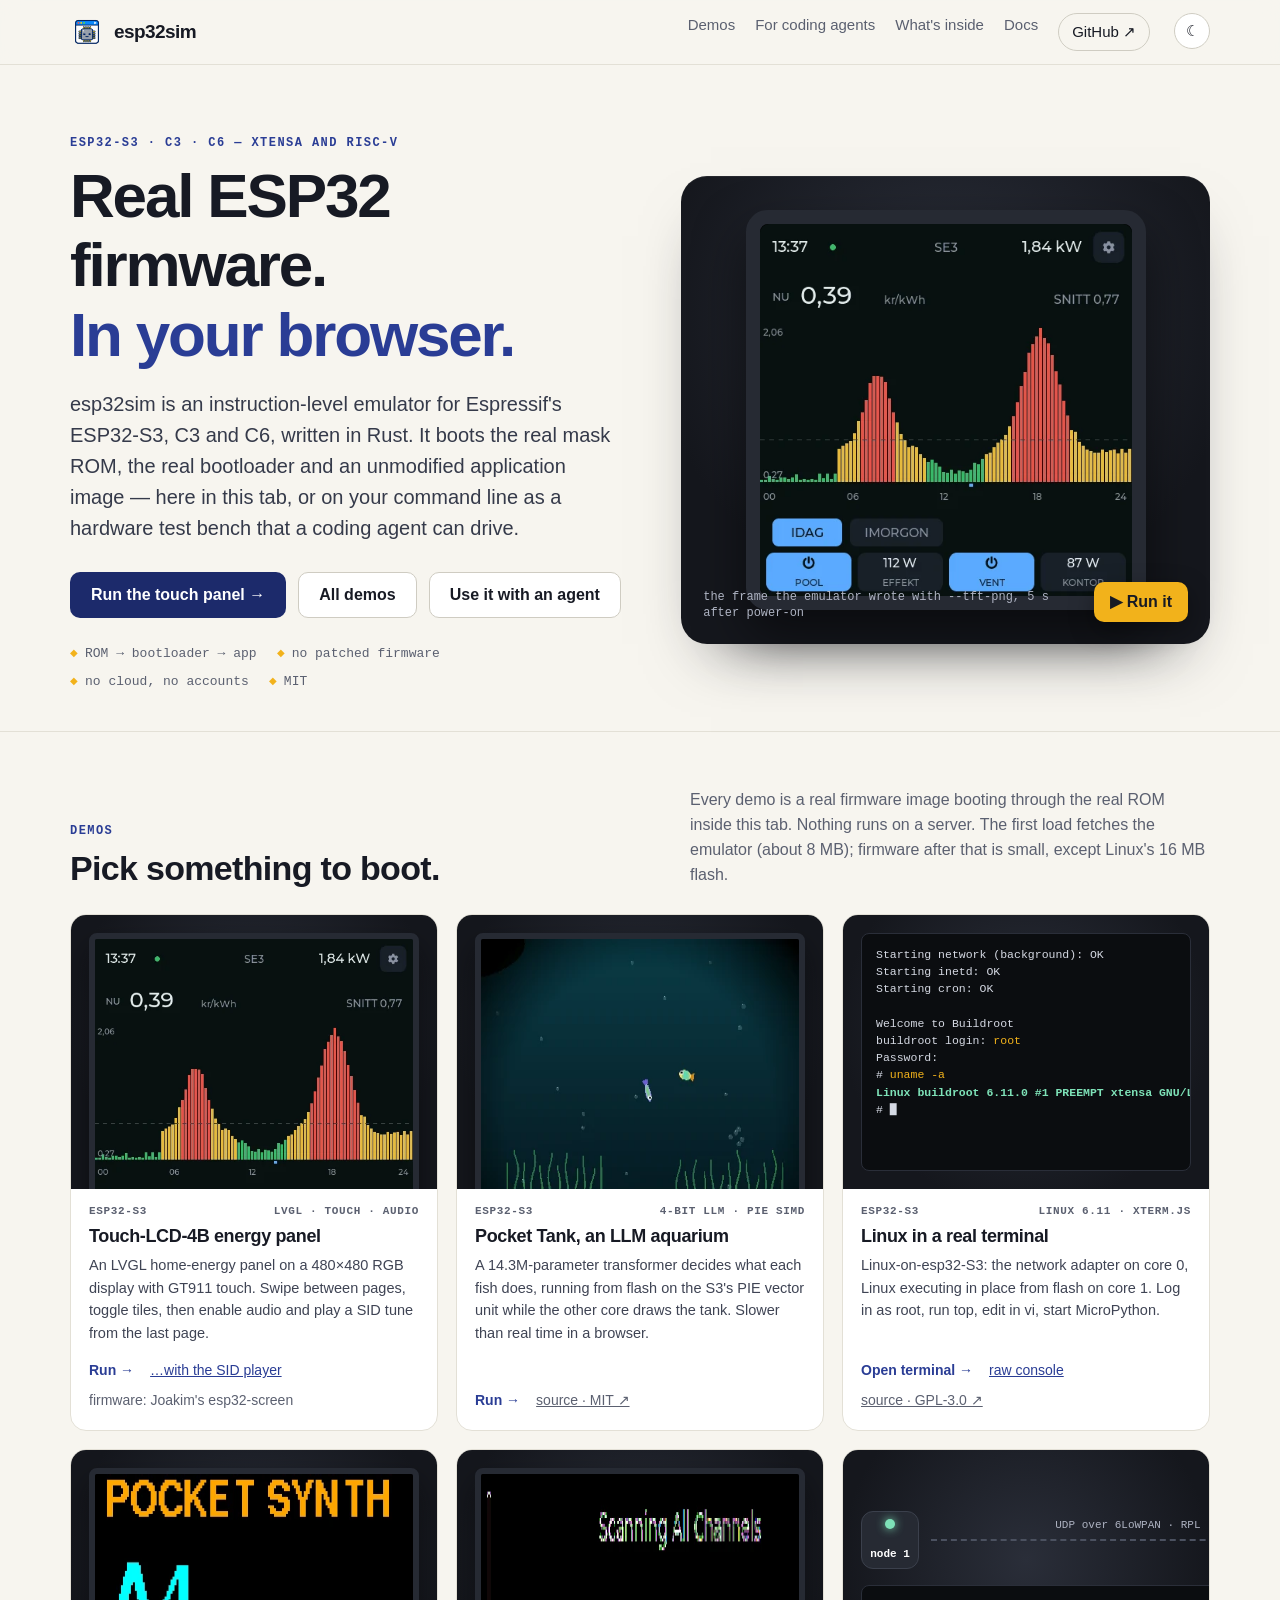
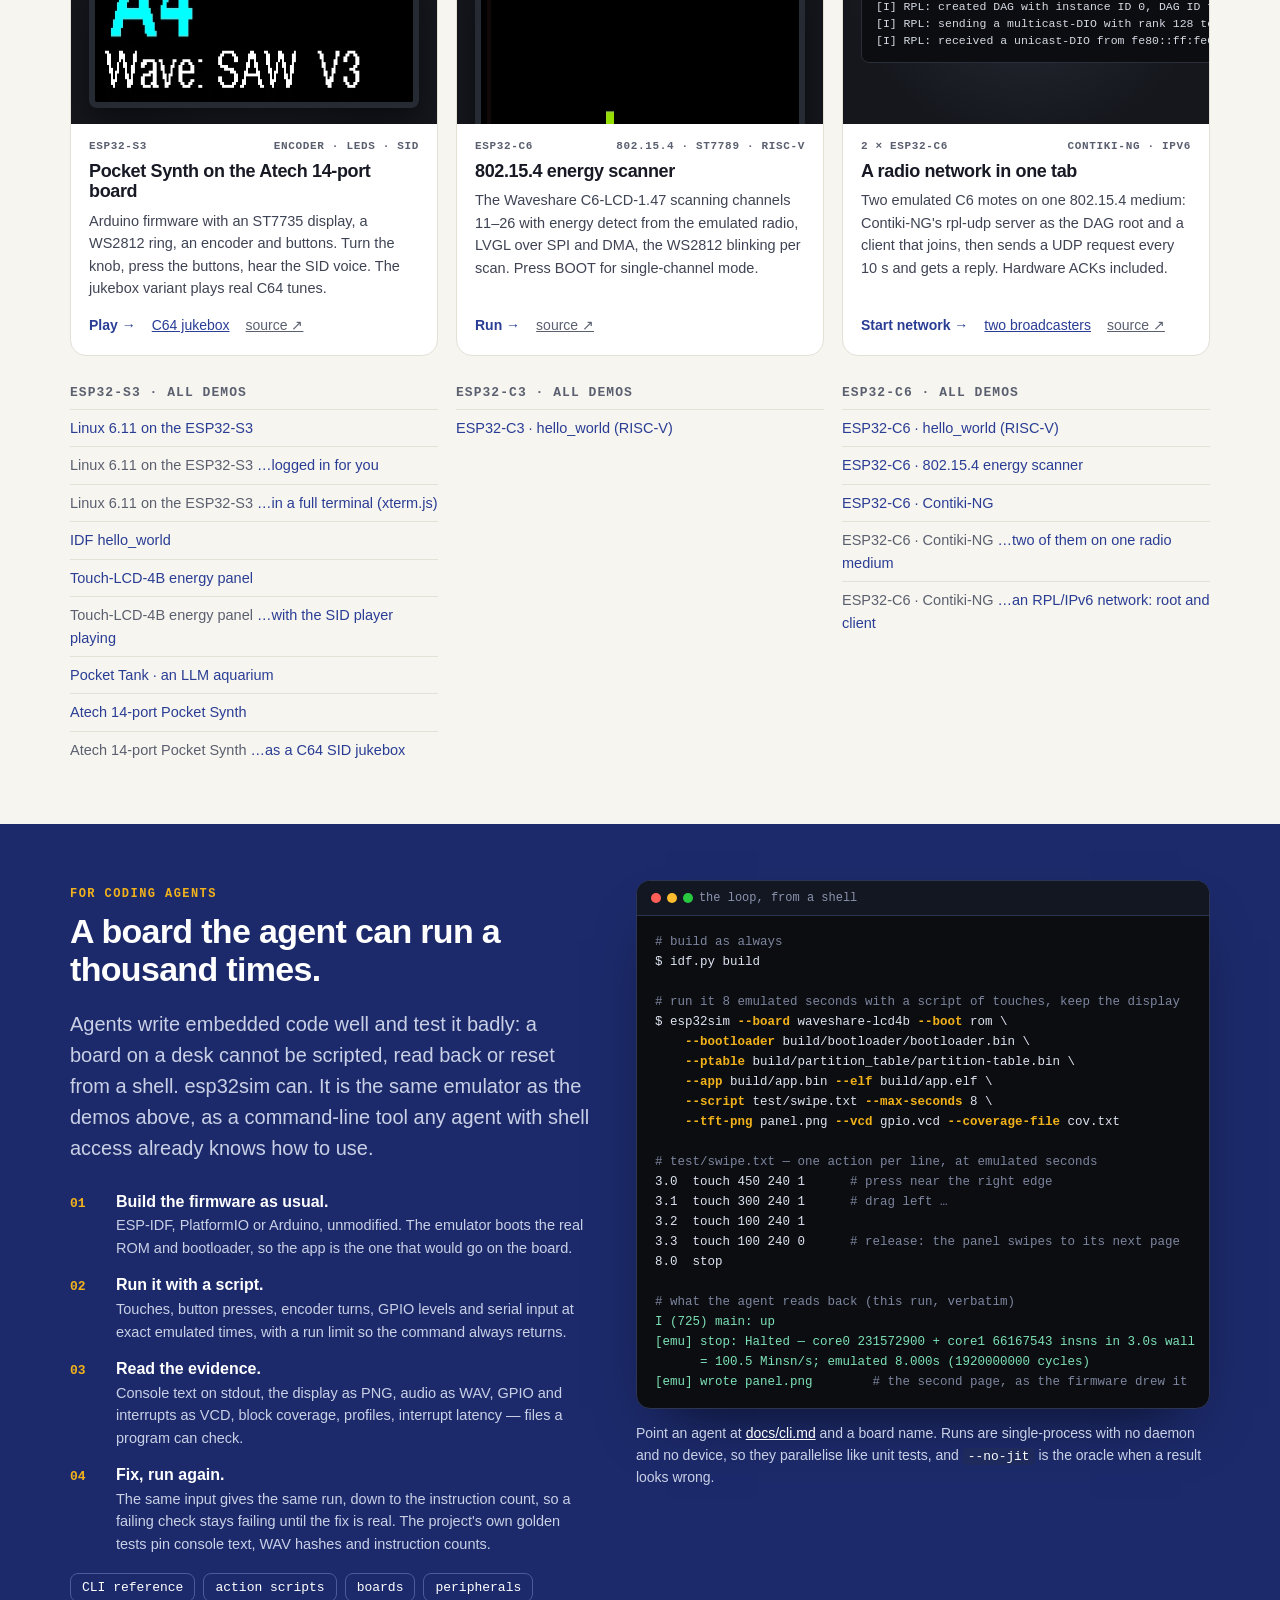
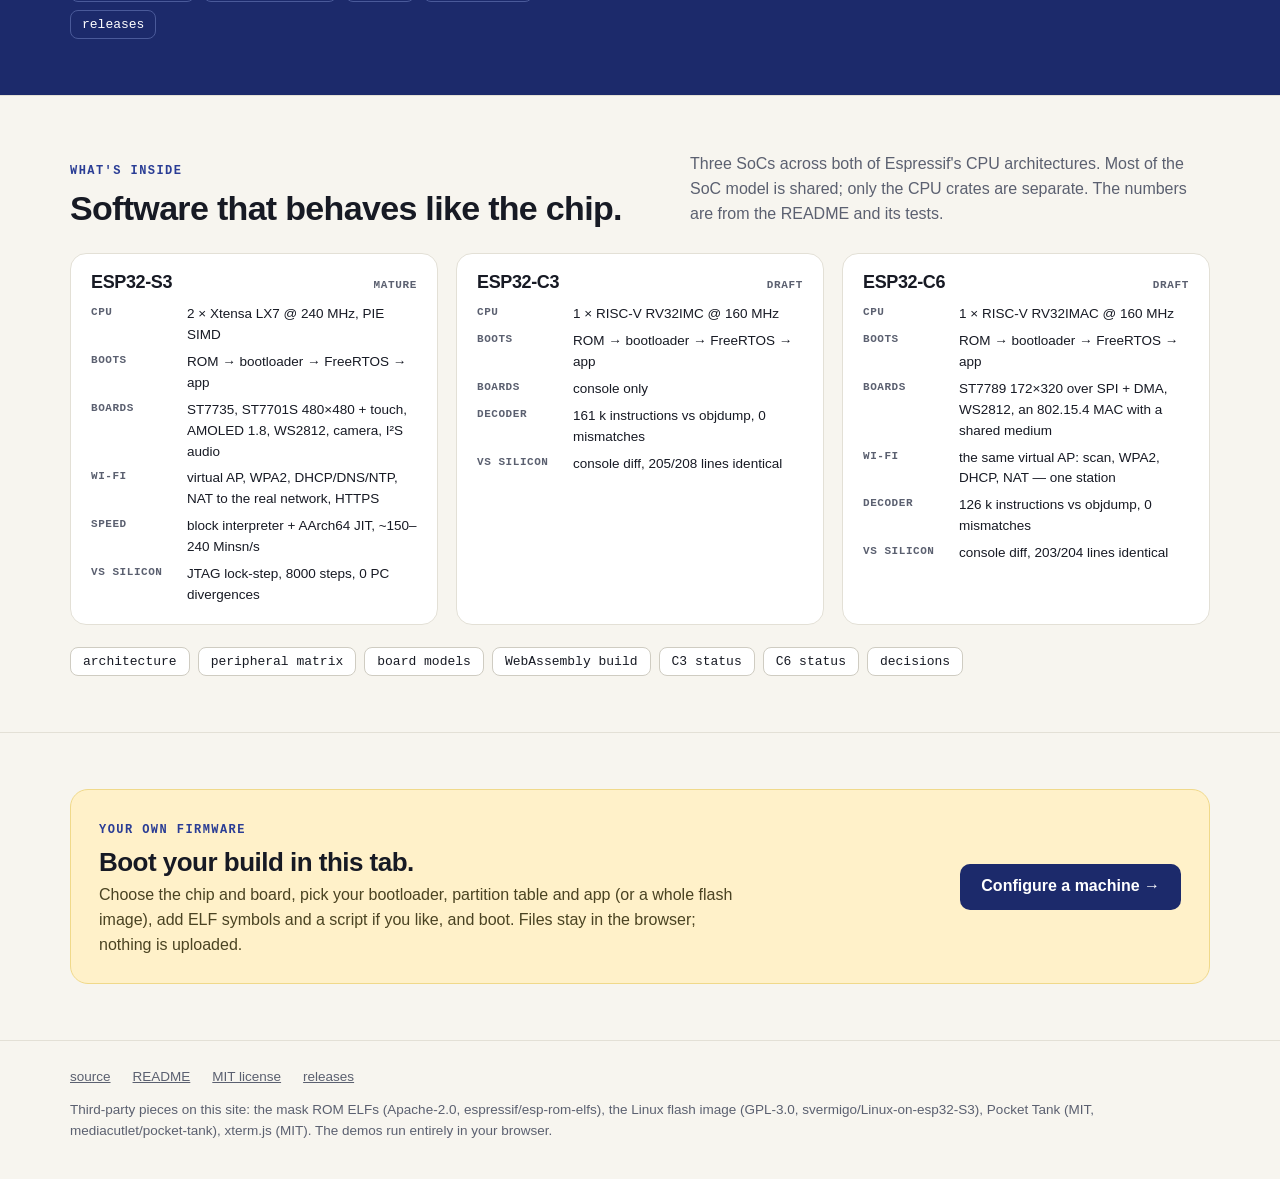
<file: engine/esp32sim/web/index.html>
<!doctype html>
<html lang="en">
<head>
<meta charset="utf-8">
<!-- Older links open the emulator here: ?wasm and ?fw= belong to run.html now -->
<script>if(/[?&](wasm|fw)(=|&|$)/.test(location.search))location.replace('run.html'+location.search+location.hash)</script>
<meta name="viewport" content="width=device-width, initial-scale=1">
<script>try{const t=localStorage.getItem('esp32sim-theme');if(t==='dark'||t==='light')document.documentElement.dataset.theme=t}catch(e){}</script>
<title>esp32sim — real ESP32 firmware in your browser, and a test bench for coding agents</title>
<meta name="description" content="An instruction-level ESP32-S3, C3 and C6 emulator in Rust. Boots the real mask ROM, the real bootloader and unmodified firmware — in this browser tab, or on the command line as a deterministic hardware test bench for coding agents.">
<meta property="og:title" content="esp32sim — real ESP32 firmware in your browser">
<meta property="og:description" content="Boot unmodified ESP32-S3, C3 and C6 firmware in a browser tab, or give a coding agent a deterministic board on the command line.">
<meta property="og:image" content="https://joakimeriksson.github.io/esp32sim/assets/demo-panel.webp">
<link rel="icon" href="assets/esp32sim-logo-icon.png">
<style>
  :root {
    --paper: #f7f5ef; --card: #ffffff; --ink: #171a24; --text: #353a4a; --text-2: #3f4454; --dim: #5b6070; --line: #e3e0d6; --line-2: #cfccc2;
    --navy: #1c2a6b; --link: #2a3d95; --gold: #f2b21b; --code-bg: #ecebe4;
    --btn-bg: #1c2a6b; --btn-fg: #ffffff; --nav-bg: rgba(247,245,239,.9);
    --agents-bg: #1c2a6b; --byo-bg: #fff1c9; --byo-line: #f0d98a; --byo-ink: #4a4322;
    --stage: #15171d; --term: #0b0d10;
    --mono: ui-monospace, SFMono-Regular, Menlo, Consolas, monospace;
    color-scheme: light;
  }
  @media (prefers-color-scheme: dark) {
    :root:not([data-theme="light"]) {
      --paper: #111318; --card: #1a1d25; --ink: #eceef5; --text: #c5cad8; --text-2: #b8bece; --dim: #9aa1b4; --line: #2a2f3c; --line-2: #3a4050;
      --link: #9fb0ff; --code-bg: #262a36;
      --btn-bg: #f2b21b; --btn-fg: #171a24; --nav-bg: rgba(17,19,24,.9);
      --agents-bg: #182352; --byo-bg: #26220f; --byo-line: #4a3f14; --byo-ink: #e8dfb8;
      color-scheme: dark;
    }
  }
  :root[data-theme="dark"] {
    --paper: #111318; --card: #1a1d25; --ink: #eceef5; --text: #c5cad8; --text-2: #b8bece; --dim: #9aa1b4; --line: #2a2f3c; --line-2: #3a4050;
    --link: #9fb0ff; --code-bg: #262a36;
    --btn-bg: #f2b21b; --btn-fg: #171a24; --nav-bg: rgba(17,19,24,.9);
    --agents-bg: #182352; --byo-bg: #26220f; --byo-line: #4a3f14; --byo-ink: #e8dfb8;
    color-scheme: dark;
  }
  * { box-sizing: border-box; }
  html { scroll-behavior: smooth; }
  body { margin: 0; background: var(--paper); color: var(--ink); font: 16px/1.55 -apple-system, BlinkMacSystemFont, "Segoe UI", Helvetica, Arial, sans-serif; }
  a { color: var(--link); }
  a:hover { color: var(--ink); }
  :focus-visible { outline: 3px solid var(--gold); outline-offset: 3px; }
  code, pre, .mono { font-family: var(--mono); }
  code { font-size: .92em; background: var(--code-bg); padding: 1px 5px; border-radius: 4px; }
  .wrap { width: min(1140px, 100% - 40px); margin-inline: auto; }
  h1, h2, h3 { line-height: 1.12; letter-spacing: -.02em; margin: 0; }
  h2 { font-size: clamp(26px, 3.2vw, 34px); }
  h3 { font-size: 18px; }
  p { margin: 0; }
  .dim { color: var(--dim); }
  .kicker { display: inline-block; color: var(--link); font: 700 12px/1 var(--mono); letter-spacing: .12em; text-transform: uppercase; margin-bottom: 12px; }
  .button { display: inline-flex; align-items: center; gap: 8px; min-height: 46px; padding: 0 20px; border-radius: 10px; font-weight: 650; text-decoration: none; border: 1px solid transparent; transition: transform .12s ease, background .12s ease; }
  .button:hover { transform: translateY(-1px); }
  .button.primary { background: var(--btn-bg); color: var(--btn-fg); }
  .button.primary:hover { filter: brightness(1.12); color: var(--btn-fg); }
  .button.secondary { background: var(--card); color: var(--ink); border-color: var(--line-2); }
  .button.secondary:hover { border-color: var(--link); color: var(--link); }
  .button.gold { background: var(--gold); color: var(--ink); }

  /* ----- header ----- */
  header { position: sticky; top: 0; z-index: 10; background: var(--nav-bg); backdrop-filter: blur(10px); border-bottom: 1px solid var(--line); }
  nav { display: flex; align-items: center; gap: 22px; min-height: 64px; }
  .brand { display: inline-flex; align-items: center; gap: 10px; font-weight: 800; letter-spacing: -.03em; font-size: 19px; color: var(--ink); text-decoration: none; }
  .brand img { width: 34px; height: 34px; }
  .links { display: flex; gap: 20px; margin-left: auto; font-size: 15px; }
  .links a { color: var(--dim); text-decoration: none; }
  .links a:hover { color: var(--ink); }
  .links .gh { color: var(--ink); border: 1px solid var(--line-2); border-radius: 100px; padding: 6px 13px; }
  .theme { width: 36px; height: 36px; margin-left: 4px; border: 1px solid var(--line-2); border-radius: 100px; background: var(--card); color: var(--ink); cursor: pointer; font-size: 15px; }
  .theme::before { content: "☾"; }
  @media (prefers-color-scheme: dark) { :root:not([data-theme="light"]) .theme::before { content: "☀"; } }
  :root[data-theme="dark"] .theme::before { content: "☀"; }

  /* ----- hero ----- */
  .hero { display: grid; grid-template-columns: 1.05fr 1fr; gap: 56px; align-items: center; padding: 64px 0 40px; }
  .hero h1 { font-size: clamp(38px, 5.2vw, 62px); font-weight: 800; letter-spacing: -.035em; }
  .hero h1 span { color: var(--link); }
  .lede { margin-top: 20px; font-size: clamp(17px, 1.6vw, 20px); color: var(--text); max-width: 560px; }
  .actions { display: flex; flex-wrap: wrap; gap: 12px; margin-top: 28px; }
  .facts { display: flex; flex-wrap: wrap; gap: 8px 20px; margin-top: 26px; color: var(--dim); font: 13px/1.5 var(--mono); }
  .facts span::before { content: "◆"; color: var(--gold); margin-right: 7px; font-size: 10px; vertical-align: 1px; }
  .stage { position: relative; display: grid; place-items: center; padding: 34px; border-radius: 26px; background: radial-gradient(circle at 50% 30%, #2b2f3a, var(--stage) 70%); box-shadow: inset 0 1px 0 rgba(255,255,255,.06), 0 30px 60px -30px rgba(23,26,36,.55); }
  .device { display: block; width: min(400px, 100%); border-radius: 22px; border: 14px solid #262a33; box-shadow: 0 25px 50px rgba(0,0,0,.5), inset 0 0 0 1px #000; background: #000; }
  .device img { display: block; width: 100%; height: auto; border-radius: 9px; }
  .stage .run { position: absolute; right: 22px; bottom: 22px; background: var(--gold); color: var(--ink); min-height: 40px; padding: 0 16px; border-radius: 10px; font-weight: 700; text-decoration: none; display: inline-flex; align-items: center; gap: 8px; box-shadow: 0 8px 24px rgba(0,0,0,.35); }
  .stage .run:hover { background: #ffc43d; }
  .stage figcaption { position: absolute; left: 22px; right: 140px; bottom: 22px; color: #aeb3c2; font: 12px/1.4 var(--mono); }

  /* ----- sections ----- */
  section { padding: 56px 0; }
  section + section { border-top: 1px solid var(--line); }
  .sec-head { display: flex; flex-wrap: wrap; align-items: end; justify-content: space-between; gap: 16px; margin-bottom: 26px; }
  .sec-head p { max-width: 520px; color: var(--dim); }

  /* ----- demos ----- */
  .grid { display: grid; grid-template-columns: repeat(3, 1fr); gap: 18px; }
  .card { display: flex; flex-direction: column; background: var(--card); border: 1px solid var(--line); border-radius: 16px; overflow: hidden; transition: transform .12s ease, box-shadow .12s ease; }
  .card:hover { transform: translateY(-2px); box-shadow: 0 16px 34px -18px rgba(23,26,36,.4); }
  .shot { display: grid; place-items: center; aspect-ratio: 4 / 3; background: radial-gradient(circle at 50% 40%, #2a2e39, var(--stage) 75%); padding: 18px; text-decoration: none; overflow: hidden; }
  .shot img { max-width: 100%; max-height: 100%; border-radius: 8px; border: 6px solid #262a33; box-shadow: 0 14px 30px rgba(0,0,0,.45); background: #000; }
  .shot img.wide { width: 100%; }
  .shot img.tall { height: 100%; width: auto; }
  .shot pre { margin: 0; width: 100%; height: 100%; overflow: hidden; color: #d5d9e3; background: var(--term); border-radius: 8px; border: 1px solid #2a2e39; padding: 12px 14px; font-size: 11.5px; line-height: 1.5; }
  .shot pre b { color: #7ee2b8; font-weight: 600; }
  .shot pre i { color: #f2b21b; font-style: normal; }
  .shot .net { display: flex; align-items: center; gap: 12px; width: 100%; }
  .shot .mote { flex: 0 0 auto; width: 58px; height: 58px; border-radius: 12px; background: #262a33; display: grid; place-items: center; color: #fff; font: 700 11px var(--mono); border: 1px solid #3b404c; }
  .shot .mote i { width: 10px; height: 10px; border-radius: 50%; background: #7ee2b8; box-shadow: 0 0 10px #7ee2b8; margin-bottom: 4px; }
  .shot .air { flex: 1; border-top: 2px dashed #4b5160; position: relative; text-align: center; }
  .shot .air span { position: absolute; left: 50%; top: -22px; transform: translateX(-50%); color: #aeb3c2; font: 11px var(--mono); white-space: nowrap; }
  .body { padding: 16px 18px 18px; display: flex; flex-direction: column; gap: 8px; flex: 1; }
  .meta { display: flex; justify-content: space-between; gap: 10px; color: var(--dim); font: 600 11px/1.2 var(--mono); letter-spacing: .06em; text-transform: uppercase; }
  .body p { color: var(--text-2); font-size: 14.5px; }
  .body .go { margin-top: auto; display: flex; flex-wrap: wrap; gap: 8px 16px; padding-top: 8px; font-size: 14px; }
  .body .go a:first-child { font-weight: 700; text-decoration: none; }
  .body .go .src { color: var(--dim); }
  .all { margin-top: 30px; display: grid; grid-template-columns: repeat(3, 1fr); gap: 18px; }
  .all h3 { font-size: 13px; color: var(--dim); font-family: var(--mono); letter-spacing: .08em; text-transform: uppercase; margin-bottom: 8px; }
  .all ul { list-style: none; margin: 0; padding: 0; }
  .all li { padding: 7px 0; border-top: 1px solid var(--line); font-size: 14.5px; }
  .all li a { text-decoration: none; }
  .all li .sub { color: var(--dim); }
  .all li:hover a { text-decoration: underline; }

  /* ----- agents ----- */
  .agents { background: var(--agents-bg); color: #e9ecf6; border-top: 0 !important; }
  .agents .kicker { color: var(--gold); }
  .agents h2 { color: #fff; }
  .agents .lede { color: #c9d0e6; }
  .agents .split { display: grid; grid-template-columns: 1fr 1.1fr; gap: 44px; align-items: start; }
  .agents .split > div, .card, .all > div, .chip { min-width: 0; }
  .agents ol { margin: 26px 0 0; padding: 0; list-style: none; display: grid; gap: 14px; counter-reset: step; }
  .agents li { display: grid; grid-template-columns: 34px 1fr; column-gap: 12px; counter-increment: step; }
  .agents li::before { content: counter(step, decimal-leading-zero); grid-row: 1 / 3; color: var(--gold); font: 700 13px/28px var(--mono); }
  .agents li b, .agents li span { grid-column: 2; }
  .agents li b { display: block; color: #fff; }
  .agents li span { color: #c9d0e6; font-size: 14.5px; }
  .term { min-width: 0; background: var(--term); border: 1px solid #2c3552; border-radius: 14px; overflow: hidden; box-shadow: 0 30px 60px -30px rgba(0,0,0,.7); }
  .term .bar { display: flex; align-items: center; gap: 6px; padding: 10px 14px; background: #131722; color: #8b93ad; font: 12px var(--mono); border-bottom: 1px solid #2c3552; }
  .term .bar i { width: 10px; height: 10px; border-radius: 50%; background: #3a4160; }
  .term .bar i:nth-child(1) { background: #ff5f57; } .term .bar i:nth-child(2) { background: #febc2e; } .term .bar i:nth-child(3) { background: #28c840; }
  .term pre { margin: 0; padding: 16px 18px; color: #dfe4f2; font-size: 12.5px; line-height: 1.6; overflow-x: auto; }
  .term pre b { color: #f2b21b; font-weight: 600; }
  .term pre em { color: #7ee2b8; font-style: normal; }
  .term pre .c { color: #7d859f; }
  .agents .links2 { margin-top: 18px; display: flex; flex-wrap: wrap; gap: 8px; }
  .agents .links2 a { color: #fff; text-decoration: none; border: 1px solid #4a5a9a; border-radius: 8px; padding: 6px 11px; font: 13px var(--mono); }
  .agents .links2 a:hover { border-color: var(--gold); }

  /* ----- inside ----- */
  .chips { display: grid; grid-template-columns: repeat(3, 1fr); gap: 18px; }
  .chip { background: var(--card); border: 1px solid var(--line); border-radius: 16px; padding: 18px 20px; }
  .chip h3 { display: flex; justify-content: space-between; align-items: baseline; }
  .chip h3 small { color: var(--dim); font: 600 11px var(--mono); letter-spacing: .06em; text-transform: uppercase; }
  .chip dl { margin: 12px 0 0; display: grid; grid-template-columns: 86px 1fr; gap: 6px 10px; font-size: 13.5px; }
  .chip dt { color: var(--dim); font: 600 11px/1.6 var(--mono); letter-spacing: .05em; text-transform: uppercase; }
  .chip dd { margin: 0; }
  .doclinks { display: flex; flex-wrap: wrap; gap: 8px; margin-top: 22px; }
  .doclinks a { text-decoration: none; color: var(--ink); border: 1px solid var(--line-2); background: var(--card); border-radius: 8px; padding: 6px 12px; font: 13px var(--mono); }
  .doclinks a:hover { border-color: var(--link); color: var(--link); }

  /* ----- byo ----- */
  .byo { display: grid; grid-template-columns: 1fr auto; gap: 24px; align-items: center; background: var(--byo-bg); border: 1px solid var(--byo-line); border-radius: 18px; padding: 26px 28px; }
  .byo p { color: var(--byo-ink); max-width: 640px; margin-top: 6px; }

  footer { border-top: 1px solid var(--line); padding: 26px 0 40px; color: var(--dim); font-size: 13.5px; }
  footer .row { display: flex; flex-wrap: wrap; gap: 8px 22px; }
  footer a { color: var(--dim); }
  footer p { margin-top: 12px; }

  @media (max-width: 960px) {
    .hero { grid-template-columns: 1fr; gap: 34px; padding-top: 40px; }
    .grid, .all, .chips { grid-template-columns: 1fr 1fr; }
    .agents .split { grid-template-columns: 1fr; }
  }
  @media (max-width: 640px) {
    .links a:not(.gh) { display: none; }
    .grid, .all, .chips { grid-template-columns: 1fr; }
    .byo { grid-template-columns: 1fr; }
    .stage { padding: 20px; }
    .stage figcaption { display: none; }
    section { padding: 40px 0; }
  }
  @media (prefers-reduced-motion: reduce) { *, *::before, *::after { transition: none !important; } html { scroll-behavior: auto; } }
</style>
</head>
<body>
<header><nav class="wrap">
  <a class="brand" href="index.html"><img src="assets/esp32sim-logo-icon.png" alt="">esp32sim</a>
  <div class="links">
    <a href="#demos">Demos</a>
    <a href="#agents">For coding agents</a>
    <a href="#inside">What's inside</a>
    <a href="https://github.com/joakimeriksson/esp32sim#readme">Docs</a>
    <a class="gh" href="https://github.com/joakimeriksson/esp32sim">GitHub ↗</a>
    <button class="theme" type="button" title="Light or dark" aria-label="Switch between light and dark" onclick="toggleTheme()"></button>
  </div>
</nav></header>

<main>
<section class="wrap hero" style="border-top:0">
  <div>
    <span class="kicker">ESP32-S3 · C3 · C6 — Xtensa and RISC-V</span>
    <h1>Real ESP32 firmware.<br><span>In your browser.</span></h1>
    <p class="lede">esp32sim is an instruction-level emulator for Espressif's ESP32-S3, C3 and C6, written in Rust. It boots the real mask ROM, the real bootloader and an unmodified application image — here in this tab, or on your command line as a hardware test bench that a coding agent can drive.</p>
    <div class="actions">
      <a class="button primary" href="run.html?wasm&amp;fw=panel">Run the touch panel →</a>
      <a class="button secondary" href="#demos">All demos</a>
      <a class="button secondary" href="#agents">Use it with an agent</a>
    </div>
    <div class="facts"><span>ROM → bootloader → app</span><span>no patched firmware</span><span>no cloud, no accounts</span><span>MIT</span></div>
  </div>
  <figure class="stage" style="margin:0">
    <a class="device" href="run.html?wasm&amp;fw=panel" title="Run the Touch-LCD-4B energy panel"><img src="assets/demo-panel.webp" width="480" height="480" alt="The energy panel firmware's first page: a price histogram for the day and four tiles"></a>
    <figcaption>the frame the emulator wrote with --tft-png, 5 s after power-on</figcaption>
    <a class="run" href="run.html?wasm&amp;fw=panel">▶ Run it</a>
  </figure>
</section>

<section id="demos"><div class="wrap">
  <div class="sec-head">
    <div><span class="kicker">Demos</span><h2>Pick something to boot.</h2></div>
    <p>Every demo is a real firmware image booting through the real ROM inside this tab. Nothing runs on a server. The first load fetches the emulator (about 8 MB); firmware after that is small, except Linux's 16 MB flash.</p>
  </div>
  <div class="grid">
    <article class="card">
      <a class="shot" href="run.html?wasm&amp;fw=panel"><img src="assets/demo-panel.webp" width="480" height="480" alt="" class="tall"></a>
      <div class="body"><div class="meta"><span>ESP32-S3</span><span>LVGL · touch · audio</span></div>
        <h3>Touch-LCD-4B energy panel</h3>
        <p>An LVGL home-energy panel on a 480×480 RGB display with GT911 touch. Swipe between pages, toggle tiles, then enable audio and play a SID tune from the last page.</p>
        <div class="go"><a href="run.html?wasm&amp;fw=panel">Run →</a><a href="run.html?wasm&amp;fw=panel-sid">…with the SID player</a><span class="src">firmware: Joakim's esp32-screen</span></div></div>
    </article>
    <article class="card">
      <a class="shot" href="run.html?wasm&amp;fw=pocket-tank"><img src="assets/demo-pocket-tank.webp" width="448" height="368" alt="" class="wide"></a>
      <div class="body"><div class="meta"><span>ESP32-S3</span><span>4-bit LLM · PIE SIMD</span></div>
        <h3>Pocket Tank, an LLM aquarium</h3>
        <p>A 14.3M-parameter transformer decides what each fish does, running from flash on the S3's PIE vector unit while the other core draws the tank. Slower than real time in a browser.</p>
        <div class="go"><a href="run.html?wasm&amp;fw=pocket-tank">Run →</a><a class="src" href="https://github.com/mediacutlet/pocket-tank">source · MIT ↗</a></div></div>
    </article>
    <article class="card">
      <a class="shot" href="run.html?wasm&amp;fw=linux-term"><pre>Starting network (background): OK
Starting inetd: OK
Starting cron: OK

Welcome to Buildroot
buildroot login: <i>root</i>
Password:
# <i>uname -a</i>
<b>Linux buildroot 6.11.0 #1 PREEMPT xtensa GNU/Linux</b>
# █</pre></a>
      <div class="body"><div class="meta"><span>ESP32-S3</span><span>Linux 6.11 · xterm.js</span></div>
        <h3>Linux in a real terminal</h3>
        <p>Linux-on-esp32-S3: the network adapter on core 0, Linux executing in place from flash on core 1. Log in as root, run top, edit in vi, start MicroPython.</p>
        <div class="go"><a href="run.html?wasm&amp;fw=linux-term">Open terminal →</a><a href="run.html?wasm&amp;fw=linux">raw console</a><a class="src" href="https://github.com/svermigo/Linux-on-esp32-S3">source · GPL-3.0 ↗</a></div></div>
    </article>
    <article class="card">
      <a class="shot" href="run.html?wasm&amp;fw=atech"><img src="assets/demo-atech.webp" width="480" height="240" alt="" class="wide"></a>
      <div class="body"><div class="meta"><span>ESP32-S3</span><span>encoder · LEDs · SID</span></div>
        <h3>Pocket Synth on the Atech 14-port board</h3>
        <p>Arduino firmware with an ST7735 display, a WS2812 ring, an encoder and buttons. Turn the knob, press the buttons, hear the SID voice. The jukebox variant plays real C64 tunes.</p>
        <div class="go"><a href="run.html?wasm&amp;fw=atech">Play →</a><a href="run.html?wasm&amp;fw=atech-sid">C64 jukebox</a><a class="src" href="https://github.com/joakimeriksson/atech-firmware">source ↗</a></div></div>
    </article>
    <article class="card">
      <a class="shot" href="run.html?wasm&amp;fw=c6-energy-scan"><img src="assets/demo-c6-energy-scan.webp" width="960" height="516" alt="" class="wide"></a>
      <div class="body"><div class="meta"><span>ESP32-C6</span><span>802.15.4 · ST7789 · RISC-V</span></div>
        <h3>802.15.4 energy scanner</h3>
        <p>The Waveshare C6-LCD-1.47 scanning channels 11–26 with energy detect from the emulated radio, LVGL over SPI and DMA, the WS2812 blinking per scan. Press BOOT for single-channel mode.</p>
        <div class="go"><a href="run.html?wasm&amp;fw=c6-energy-scan">Run →</a><a class="src" href="https://github.com/joakimeriksson/esp32">source ↗</a></div></div>
    </article>
    <article class="card">
      <a class="shot" href="run.html?wasm&amp;fw=c6-rpl-net"><div style="width:100%"><div class="net"><div class="mote"><i></i>node 1</div><div class="air"><span>UDP over 6LoWPAN · RPL</span></div><div class="mote"><i></i>node 2</div></div>
        <pre style="height:auto;margin-top:16px">[I] RPL: created DAG with instance ID 0, DAG ID fd00::ff:fe00:1, rank 128
[I] RPL: sending a multicast-DIO with rank 128 to ff02::1a
[I] RPL: received a unicast-DIO from fe80::ff:fe00:2, instance_id 0 …</pre></div></a>
      <div class="body"><div class="meta"><span>2 × ESP32-C6</span><span>Contiki-NG · IPv6</span></div>
        <h3>A radio network in one tab</h3>
        <p>Two emulated C6 motes on one 802.15.4 medium: Contiki-NG's rpl-udp server as the DAG root and a client that joins, then sends a UDP request every 10 s and gets a reply. Hardware ACKs included.</p>
        <div class="go"><a href="run.html?wasm&amp;fw=c6-rpl-net">Start network →</a><a href="run.html?wasm&amp;fw=c6-contiki-net">two broadcasters</a><a class="src" href="https://github.com/joakimeriksson/contiki-ng-esp32">source ↗</a></div></div>
    </article>
  </div>
  <div class="all" id="alldemos"><noscript><p><a href="run.html?wasm">Every demo is listed on the emulator page.</a></p></noscript></div>
</div></section>

<section class="agents" id="agents"><div class="wrap">
  <div class="split">
    <div>
      <span class="kicker">For coding agents</span>
      <h2>A board the agent can run a thousand times.</h2>
      <p class="lede">Agents write embedded code well and test it badly: a board on a desk cannot be scripted, read back or reset from a shell. esp32sim can. It is the same emulator as the demos above, as a command-line tool any agent with shell access already knows how to use.</p>
      <ol>
        <li><b>Build the firmware as usual.</b><span>ESP-IDF, PlatformIO or Arduino, unmodified. The emulator boots the real ROM and bootloader, so the app is the one that would go on the board.</span></li>
        <li><b>Run it with a script.</b><span>Touches, button presses, encoder turns, GPIO levels and serial input at exact emulated times, with a run limit so the command always returns.</span></li>
        <li><b>Read the evidence.</b><span>Console text on stdout, the display as PNG, audio as WAV, GPIO and interrupts as VCD, block coverage, profiles, interrupt latency — files a program can check.</span></li>
        <li><b>Fix, run again.</b><span>The same input gives the same run, down to the instruction count, so a failing check stays failing until the fix is real. The project's own golden tests pin console text, WAV hashes and instruction counts.</span></li>
      </ol>
      <div class="links2">
        <a href="https://github.com/joakimeriksson/esp32sim/blob/main/docs/cli.md">CLI reference</a>
        <a href="https://github.com/joakimeriksson/esp32sim/blob/main/docs/cli.md#action-scripts">action scripts</a>
        <a href="https://github.com/joakimeriksson/esp32sim/blob/main/docs/boards.md">boards</a>
        <a href="https://github.com/joakimeriksson/esp32sim/blob/main/docs/peripherals.md">peripherals</a>
        <a href="https://github.com/joakimeriksson/esp32sim/releases">releases</a>
      </div>
    </div>
    <div>
      <div class="term"><div class="bar"><i></i><i></i><i></i><span>the loop, from a shell</span></div>
<pre><span class="c"># build as always</span>
$ idf.py build

<span class="c"># run it 8 emulated seconds with a script of touches, keep the display</span>
$ esp32sim <b>--board</b> waveshare-lcd4b <b>--boot</b> rom \
    <b>--bootloader</b> build/bootloader/bootloader.bin \
    <b>--ptable</b> build/partition_table/partition-table.bin \
    <b>--app</b> build/app.bin <b>--elf</b> build/app.elf \
    <b>--script</b> test/swipe.txt <b>--max-seconds</b> 8 \
    <b>--tft-png</b> panel.png <b>--vcd</b> gpio.vcd <b>--coverage-file</b> cov.txt

<span class="c"># test/swipe.txt — one action per line, at emulated seconds</span>
3.0  touch 450 240 1      <span class="c"># press near the right edge</span>
3.1  touch 300 240 1      <span class="c"># drag left …</span>
3.2  touch 100 240 1
3.3  touch 100 240 0      <span class="c"># release: the panel swipes to its next page</span>
8.0  stop

<span class="c"># what the agent reads back (this run, verbatim)</span>
<em>I (725) main: up</em>
<em>[emu] stop: Halted — core0 231572900 + core1 66167543 insns in 3.0s wall</em>
<em>      = 100.5 Minsn/s; emulated 8.000s (1920000000 cycles)</em>
<em>[emu] wrote panel.png</em>        <span class="c"># the second page, as the firmware drew it</span></pre></div>
      <p style="margin-top:14px;color:#c9d0e6;font-size:14px">Point an agent at <a style="color:#fff" href="https://github.com/joakimeriksson/esp32sim/blob/main/docs/cli.md">docs/cli.md</a> and a board name. Runs are single-process with no daemon and no device, so they parallelise like unit tests, and <code style="background:#1e2a5c;color:#fff">--no-jit</code> is the oracle when a result looks wrong.</p>
    </div>
  </div>
</div></section>

<section id="inside"><div class="wrap">
  <div class="sec-head">
    <div><span class="kicker">What's inside</span><h2>Software that behaves like the chip.</h2></div>
    <p>Three SoCs across both of Espressif's CPU architectures. Most of the SoC model is shared; only the CPU crates are separate. The numbers are from the README and its tests.</p>
  </div>
  <div class="chips">
    <div class="chip"><h3>ESP32-S3 <small>mature</small></h3><dl>
      <dt>CPU</dt><dd>2 × Xtensa LX7 @ 240 MHz, PIE SIMD</dd>
      <dt>Boots</dt><dd>ROM → bootloader → FreeRTOS → app</dd>
      <dt>Boards</dt><dd>ST7735, ST7701S 480×480 + touch, AMOLED 1.8, WS2812, camera, I²S audio</dd>
      <dt>Wi-Fi</dt><dd>virtual AP, WPA2, DHCP/DNS/NTP, NAT to the real network, HTTPS</dd>
      <dt>Speed</dt><dd>block interpreter + AArch64 JIT, ~150–240 Minsn/s</dd>
      <dt>vs silicon</dt><dd>JTAG lock-step, 8000 steps, 0 PC divergences</dd>
    </dl></div>
    <div class="chip"><h3>ESP32-C3 <small>draft</small></h3><dl>
      <dt>CPU</dt><dd>1 × RISC-V RV32IMC @ 160 MHz</dd>
      <dt>Boots</dt><dd>ROM → bootloader → FreeRTOS → app</dd>
      <dt>Boards</dt><dd>console only</dd>
      <dt>Decoder</dt><dd>161 k instructions vs objdump, 0 mismatches</dd>
      <dt>vs silicon</dt><dd>console diff, 205/208 lines identical</dd>
    </dl></div>
    <div class="chip"><h3>ESP32-C6 <small>draft</small></h3><dl>
      <dt>CPU</dt><dd>1 × RISC-V RV32IMAC @ 160 MHz</dd>
      <dt>Boots</dt><dd>ROM → bootloader → FreeRTOS → app</dd>
      <dt>Boards</dt><dd>ST7789 172×320 over SPI + DMA, WS2812, an 802.15.4 MAC with a shared medium</dd>
      <dt>Wi-Fi</dt><dd>the same virtual AP: scan, WPA2, DHCP, NAT — one station</dd>
      <dt>Decoder</dt><dd>126 k instructions vs objdump, 0 mismatches</dd>
      <dt>vs silicon</dt><dd>console diff, 203/204 lines identical</dd>
    </dl></div>
  </div>
  <div class="doclinks">
    <a href="https://github.com/joakimeriksson/esp32sim/blob/main/docs/architecture.md">architecture</a>
    <a href="https://github.com/joakimeriksson/esp32sim/blob/main/docs/peripherals.md">peripheral matrix</a>
    <a href="https://github.com/joakimeriksson/esp32sim/blob/main/docs/boards.md">board models</a>
    <a href="https://github.com/joakimeriksson/esp32sim/blob/main/docs/wasm.md">WebAssembly build</a>
    <a href="https://github.com/joakimeriksson/esp32sim/blob/main/docs/esp32c3.md">C3 status</a>
    <a href="https://github.com/joakimeriksson/esp32sim/blob/main/docs/esp32c6.md">C6 status</a>
    <a href="https://github.com/joakimeriksson/esp32sim/blob/main/docs/decisions.md">decisions</a>
  </div>
</div></section>

<section><div class="wrap">
  <div class="byo">
    <div><span class="kicker">Your own firmware</span><h2 style="font-size:26px">Boot your build in this tab.</h2>
      <p>Choose the chip and board, pick your bootloader, partition table and app (or a whole flash image), add ELF symbols and a script if you like, and boot. Files stay in the browser; nothing is uploaded.</p></div>
    <a class="button primary" href="run.html?wasm">Configure a machine →</a>
  </div>
</div></section>
</main>

<footer><div class="wrap">
  <div class="row"><a href="https://github.com/joakimeriksson/esp32sim">source</a><a href="https://github.com/joakimeriksson/esp32sim#readme">README</a><a href="https://github.com/joakimeriksson/esp32sim/blob/main/LICENSE">MIT license</a><a href="https://github.com/joakimeriksson/esp32sim/releases">releases</a></div>
  <p>Third-party pieces on this site: the mask ROM ELFs (Apache-2.0, espressif/esp-rom-elfs), the Linux flash image (GPL-3.0, svermigo/Linux-on-esp32-S3), Pocket Tank (MIT, mediacutlet/pocket-tank), xterm.js (MIT). The demos run entirely in your browser.</p>
</div></footer>

<script>
function toggleTheme() {
  const root = document.documentElement;
  const dark = root.dataset.theme ? root.dataset.theme === 'dark' : matchMedia('(prefers-color-scheme: dark)').matches;
  root.dataset.theme = dark ? 'light' : 'dark';
  try { localStorage.setItem('esp32sim-theme', root.dataset.theme); } catch (_) {}
}
// The complete demo list, from the same catalogue the emulator page uses, grouped by chip.
fetch('wasm/fw/demos.json', { cache: 'no-cache' }).then(r => r.ok ? r.json() : []).then(demos => {
  const groups = { s3: ['ESP32-S3', []], c3: ['ESP32-C3', []], c6: ['ESP32-C6', []] };
  let parent = null;
  for (const d of demos) {
    const chip = /^c3-/.test(d.fw) ? 'c3' : /^c6-/.test(d.fw) ? 'c6' : 's3';
    const cont = d.title.startsWith('…');
    const li = document.createElement('li');
    const a = document.createElement('a'); a.href = 'run.html?wasm&fw=' + encodeURIComponent(d.fw); a.title = d.note || '';
    if (cont && parent) { const sub = document.createElement('span'); sub.className = 'sub'; sub.textContent = parent + ' '; li.append(sub); a.textContent = d.title; }
    else { a.textContent = d.title; parent = d.title; }
    li.append(a); groups[chip][1].push(li);
  }
  const root = document.getElementById('alldemos');
  for (const [name, items] of Object.values(groups)) {
    if (!items.length) continue;
    const col = document.createElement('div'); const h = document.createElement('h3'); h.textContent = name + ' · all demos'; const ul = document.createElement('ul'); ul.append(...items); col.append(h, ul); root.append(col);
  }
}).catch(() => {});
</script>
</body>
</html>
</file>
